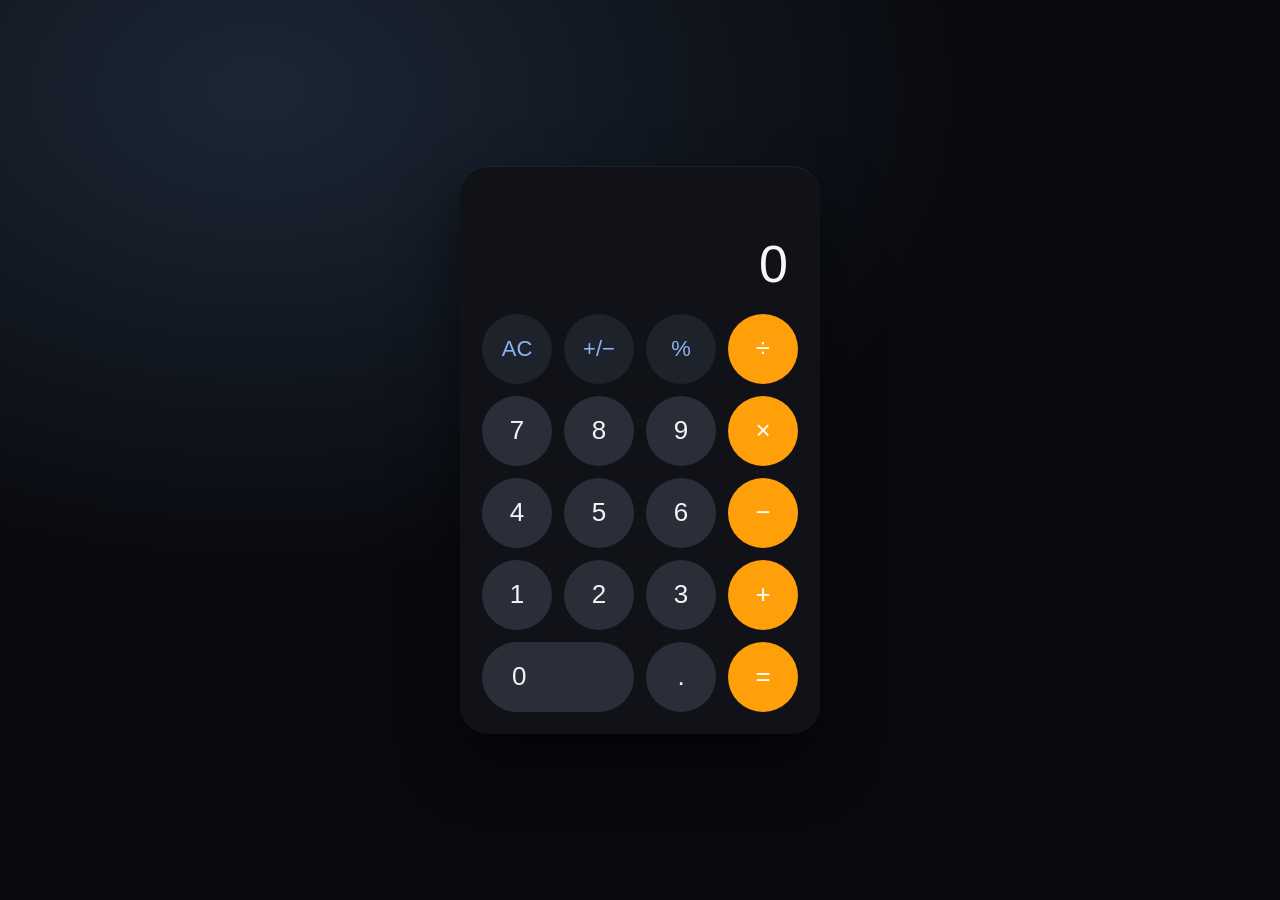
<file: Calculator-Task 3/index.html>
<!DOCTYPE html>
<html lang="en">
<head>
<meta charset="UTF-8">
<meta name="viewport" content="width=device-width, initial-scale=1.0">
<title>Calculator</title>
<style>
  * { margin: 0; padding: 0; box-sizing: border-box; -webkit-tap-highlight-color: transparent; }

  body {
    min-height: 100vh;
    display: flex;
    align-items: center;
    justify-content: center;
    font-family: -apple-system, BlinkMacSystemFont, "Segoe UI", Roboto, Helvetica, Arial, sans-serif;
    background: radial-gradient(1200px 800px at 20% 10%, #1b2735 0%, #090a0f 60%);
    padding: 20px;
  }

  .calculator {
    width: 100%;
    max-width: 360px;
    background: #101218;
    border-radius: 28px;
    padding: 22px;
    box-shadow: 0 30px 60px rgba(0,0,0,.55), inset 0 1px 0 rgba(255,255,255,.06);
  }

  .display {
    text-align: right;
    padding: 18px 10px 20px;
    min-height: 120px;
    display: flex;
    flex-direction: column;
    justify-content: flex-end;
    gap: 6px;
    overflow: hidden;
  }

  .history {
    color: #7d8695;
    font-size: 18px;
    min-height: 24px;
    font-variant-numeric: tabular-nums;
    white-space: nowrap;
    overflow: hidden;
    text-overflow: ellipsis;
  }

  .current {
    color: #f5f7fa;
    font-size: 52px;
    font-weight: 300;
    line-height: 1.1;
    font-variant-numeric: tabular-nums;
    white-space: nowrap;
    overflow-x: auto;
    scrollbar-width: none;
  }
  .current::-webkit-scrollbar { display: none; }

  .keys {
    display: grid;
    grid-template-columns: repeat(4, 1fr);
    gap: 12px;
  }

  button {
    border: none;
    outline: none;
    border-radius: 50%;
    aspect-ratio: 1;
    font-size: 26px;
    font-weight: 500;
    font-family: inherit;
    cursor: pointer;
    color: #f2f4f8;
    background: #2a2e38;
    transition: transform .05s ease, filter .15s ease, background .15s ease;
    user-select: none;
    display: flex;
    align-items: center;
    justify-content: center;
  }

  button:hover  { filter: brightness(1.15); }
  button:active { transform: scale(.93); filter: brightness(1.3); }

  .fn   { background: #1e222b; color: #8ab4f8; font-size: 22px; }
  .op   { background: #ff9f0a; color: #fff; }
  .op.active { background: #fff; color: #ff9f0a; }

  .zero {
    grid-column: span 2;
    border-radius: 999px;
    aspect-ratio: auto;
    justify-content: flex-start;
    padding-left: 30px;
  }

  .pressed { transform: scale(.93); filter: brightness(1.3); }
</style>
</head>
<body>

<div class="calculator">
  <div class="display">
    <div class="history" id="history"></div>
    <div class="current" id="current">0</div>
  </div>

  <div class="keys">
    <button class="fn" data-action="clear">AC</button>
    <button class="fn" data-action="toggle-sign">+/−</button>
    <button class="fn" data-action="percent">%</button>
    <button class="op" data-operator="/">÷</button>

    <button data-digit="7">7</button>
    <button data-digit="8">8</button>
    <button data-digit="9">9</button>
    <button class="op" data-operator="*">×</button>

    <button data-digit="4">4</button>
    <button data-digit="5">5</button>
    <button data-digit="6">6</button>
    <button class="op" data-operator="-">−</button>

    <button data-digit="1">1</button>
    <button data-digit="2">2</button>
    <button data-digit="3">3</button>
    <button class="op" data-operator="+">+</button>

    <button class="zero" data-digit="0">0</button>
    <button data-action="decimal">.</button>
    <button class="op" data-action="equals">=</button>
  </div>
</div>

<script>
(function () {
  "use strict";

  const currentEl  = document.getElementById("current");
  const historyEl  = document.getElementById("history");
  const opButtons  = document.querySelectorAll("[data-operator]");

  let current = "0";        // string being typed
  let accumulator = null;   // stored number
  let pendingOp = null;     // stored operator
  let justEvaluated = false;

  const OP_SYMBOL = { "+": "+", "-": "−", "*": "×", "/": "÷" };

  // ---------- helpers ----------

  function compute(a, b, op) {
    switch (op) {
      case "+": return a + b;
      case "-": return a - b;
      case "*": return a * b;
      case "/": return b === 0 ? NaN : a / b;
    }
  }

  // Trim float noise: 0.1 + 0.2 -> 0.3, and format for display
  function formatNumber(value) {
    if (typeof value !== "number" || Number.isNaN(value)) return "Error";
    if (!Number.isFinite(value)) return "Error";
    let n = Math.abs(value) < 1e-12 ? 0 : value; // avoid -0 / tiny floats
    n = parseFloat(n.toPrecision(12));
    if (Math.abs(n) >= 1e12 || (n !== 0 && Math.abs(n) < 1e-9)) {
      return n.toExponential(6).replace(/\.?0+e/, "e");
    }
    return String(n);
  }

  function render() {
    // Add thousands separators to the integer part while typing
    if (current === "Error") {
      currentEl.textContent = "Error";
      return;
    }
    const [intPart, ...rest] = current.split(".");
    const grouped = intPart.replace(/\B(?=(\d{3})+(?!\d))/g, ",");
    currentEl.textContent = rest.length ? grouped + "." + rest.join("") : grouped;
  }

  function setError() {
    current = "Error";
    accumulator = null;
    pendingOp = null;
    historyEl.textContent = "";
    clearActiveOp();
    render();
    justEvaluated = true; // next digit starts fresh
  }

  function clearActiveOp() {
    opButtons.forEach(b => b.classList.remove("active"));
  }

  // ---------- core actions ----------

  function inputDigit(d) {
    if (current === "Error" || justEvaluated) {
      current = d;
      historyEl.textContent = "";
      justEvaluated = false;
    } else if (current === "0") {
      current = d;
    } else if (current === "-0") {
      current = "-" + d;
    } else {
      if (current.replace("-", "").replace(".", "").length >= 12) return; // digit cap
      current += d;
    }
    render();
  }

  function inputDecimal() {
    if (current === "Error" || justEvaluated) {
      current = "0.";
      historyEl.textContent = "";
      justEvaluated = false;
    } else if (!current.includes(".")) {
      current += ".";
    }
    render();
  }

  function clearAll() {
    current = "0";
    accumulator = null;
    pendingOp = null;
    justEvaluated = false;
    historyEl.textContent = "";
    clearActiveOp();
    render();
  }

  function toggleSign() {
    if (current === "Error") return;
    if (current.startsWith("-")) current = current.slice(1);
    else if (current !== "0") current = "-" + current;
    render();
  }

  function percent() {
    if (current === "Error") return;
    const n = parseFloat(current);
    current = formatNumber(n / 100);
    render();
  }

  function applyOperator(op, btn) {
    if (current === "Error") return;
    const value = parseFloat(current);
    justEvaluated = false;

    if (accumulator !== null && pendingOp !== null && !justTypedOperator) {
      const result = compute(accumulator, value, pendingOp);
      if (Number.isNaN(result) || !Number.isFinite(result)) { setError(); return; }
      accumulator = result;
      current = formatNumber(result);
    } else {
      accumulator = value;
    }

    pendingOp = op;
    justTypedOperator = true;

    historyEl.textContent = formatNumber(accumulator) + " " + OP_SYMBOL[op];
    clearActiveOp();
    if (btn) btn.classList.add("active");
    render();
  }

  let justTypedOperator = false;

  function equals() {
    if (current === "Error" || pendingOp === null) return;
    const value = parseFloat(current);
    const result = compute(accumulator, value, pendingOp);
    if (Number.isNaN(result) || !Number.isFinite(result)) { setError(); return; }

    historyEl.textContent =
      formatNumber(accumulator) + " " + OP_SYMBOL[pendingOp] + " " + formatNumber(value) + " =";

    current = formatNumber(result);
    accumulator = null;
    pendingOp = null;
    justEvaluated = true;
    justTypedOperator = false;
    clearActiveOp();
    render();
  }

  // Override: digits/decimals typed right after an operator start a new number
  const originalInputDigit = inputDigit;
  inputDigit = function (d) {
    if (justTypedOperator) { current = "0"; justTypedOperator = false; clearActiveOp(); }
    originalInputDigit(d);
  };
  const originalDecimal = inputDecimal;
  inputDecimal = function () {
    if (justTypedOperator) { current = "0"; justTypedOperator = false; clearActiveOp(); }
    originalDecimal();
  };

  // ---------- wire up buttons ----------

  document.querySelectorAll("button").forEach(btn => {
    btn.addEventListener("click", () => {
      const d = btn.dataset.digit;
      const op = btn.dataset.operator;
      const action = btn.dataset.action;

      if (d !== undefined) inputDigit(d);
      else if (op !== undefined) applyOperator(op, btn);
      else switch (action) {
        case "clear":       clearAll();     break;
        case "toggle-sign": toggleSign();   break;
        case "percent":     percent();      break;
        case "decimal":     inputDecimal(); break;
        case "equals":      equals();       break;
      }
    });
  });

  // ---------- keyboard support ----------

  document.addEventListener("keydown", (e) => {
    let selector = null;

    if (/^[0-9]$/.test(e.key)) {
      inputDigit(e.key);
      selector = `[data-digit="${e.key}"]`;
    } else if (e.key === "." || e.key === ",") {
      inputDecimal();
      selector = '[data-action="decimal"]';
    } else if (["+", "-", "*", "/"].includes(e.key)) {
      applyOperator(e.key, document.querySelector(`[data-operator="${e.key}"]`));
      selector = `[data-operator="${e.key}"]`;
    } else if (e.key === "Enter" || e.key === "=") {
      e.preventDefault();
      equals();
      selector = '[data-action="equals"]';
    } else if (e.key === "Backspace") {
      if (!justEvaluated && current !== "Error" && !justTypedOperator) {
        current = current.length > 1 ? current.slice(0, -1) : "0";
        if (current === "-") current = "0";
        render();
      }
      return;
    } else if (e.key === "Escape" || e.key.toLowerCase() === "c") {
      clearAll();
      selector = '[data-action="clear"]';
    } else if (e.key === "%") {
      percent();
      selector = '[data-action="percent"]';
    }

    if (selector) {
      const btn = document.querySelector(selector);
      if (btn) {
        btn.classList.add("pressed");
        setTimeout(() => btn.classList.remove("pressed"), 100);
      }
    }
  });

  render();
})();
</script>

</body>
</html>
</file>
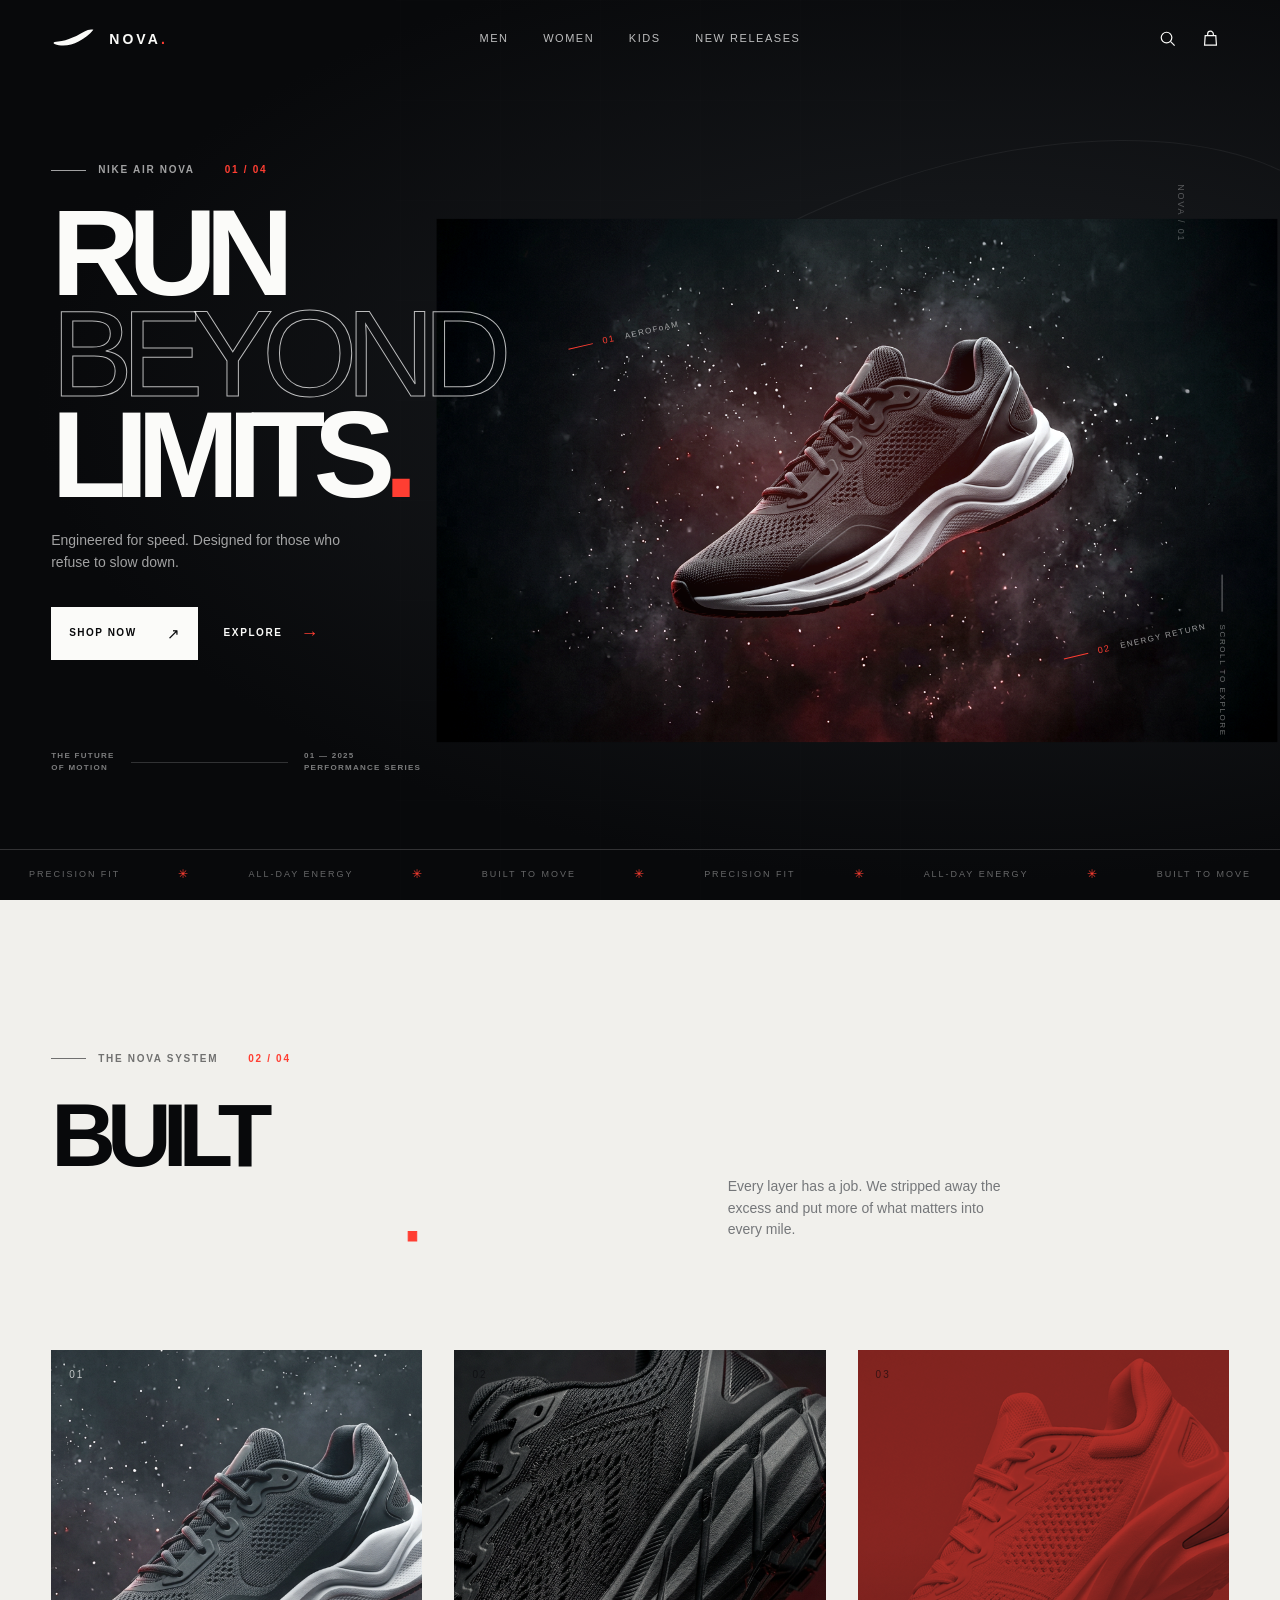
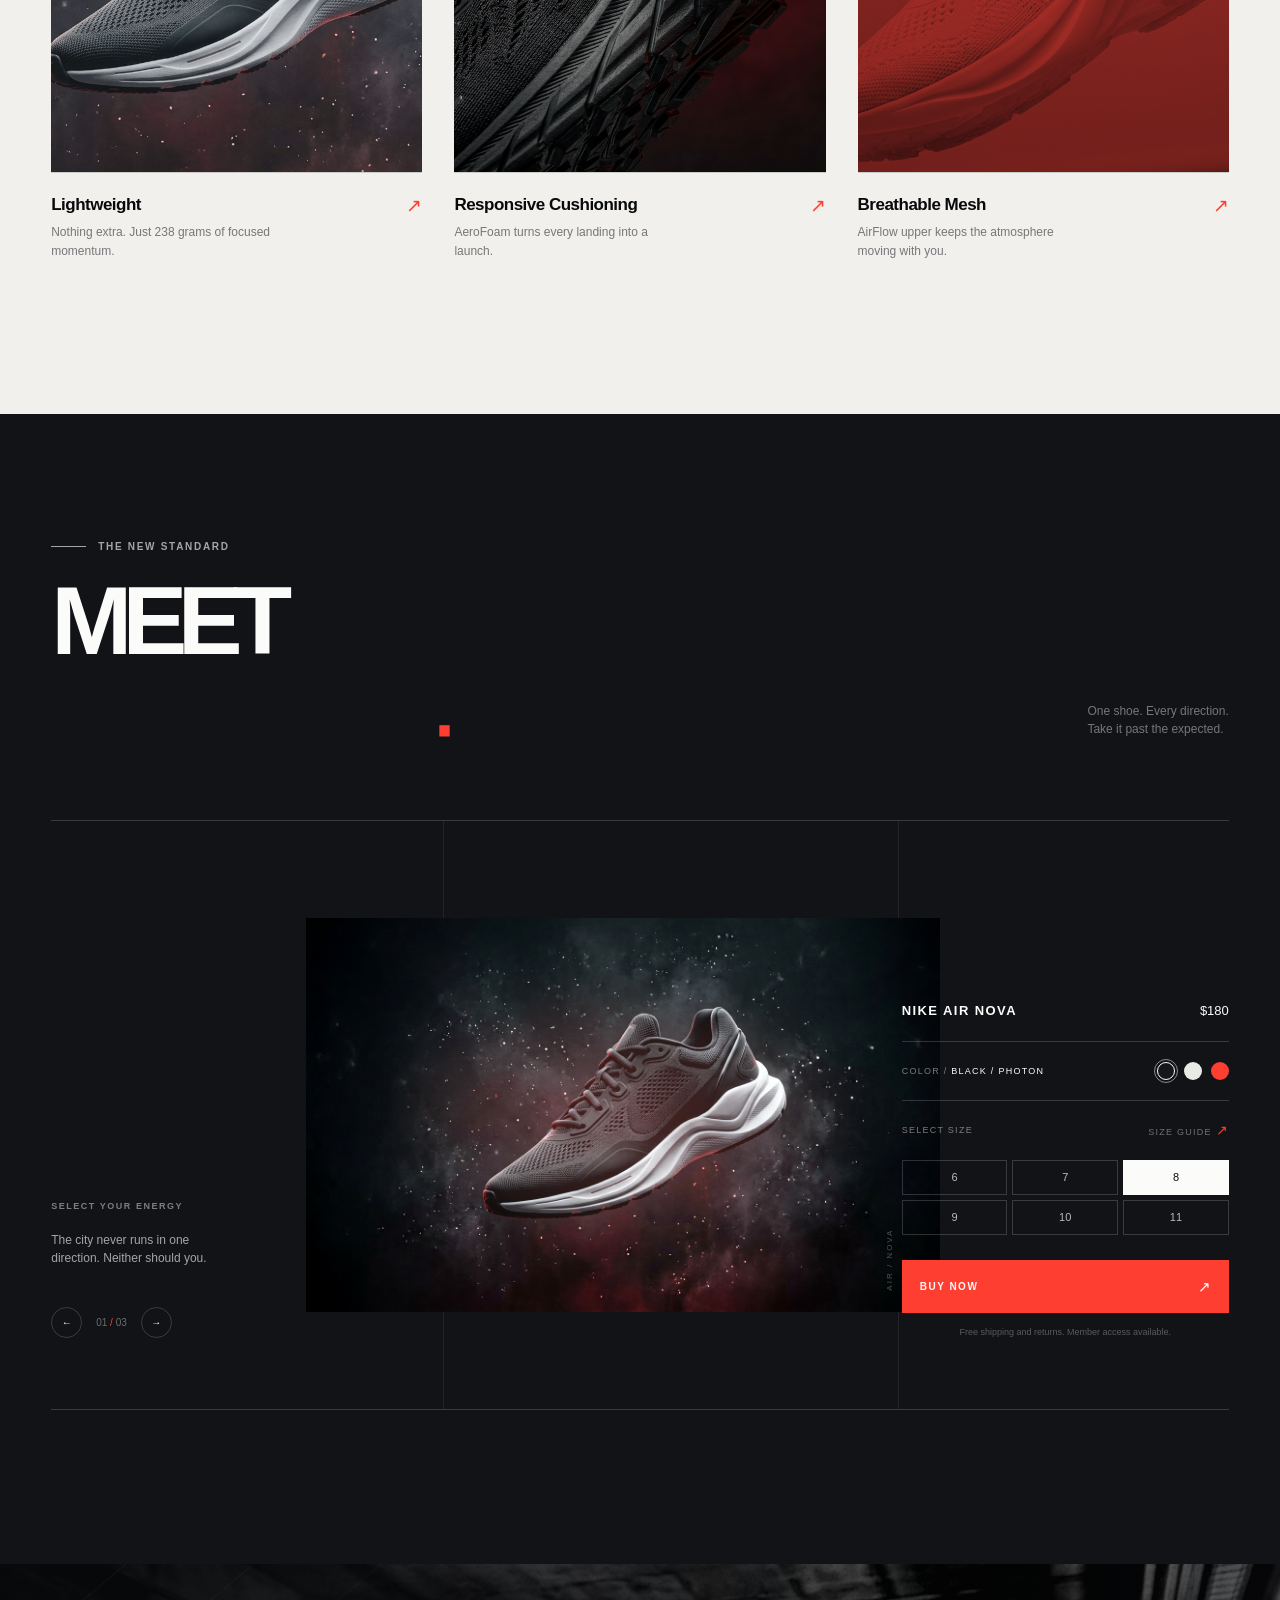
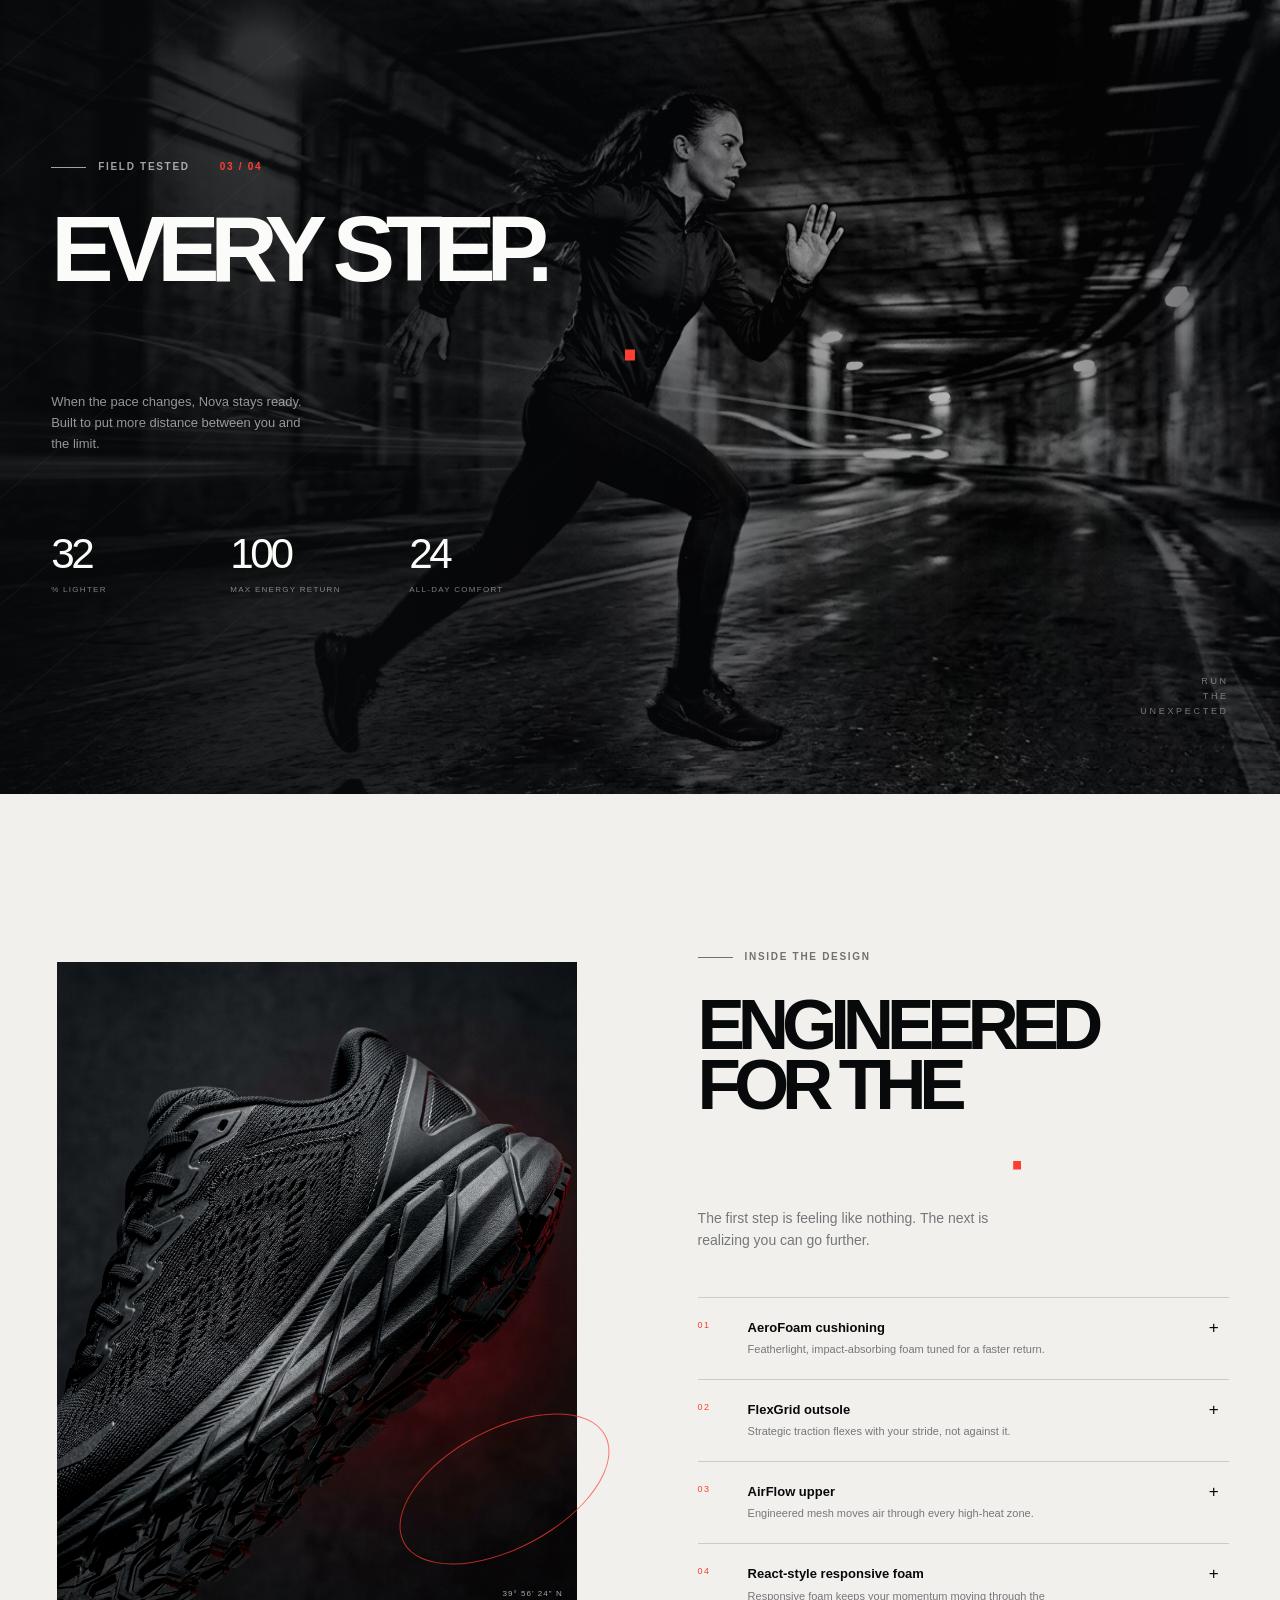
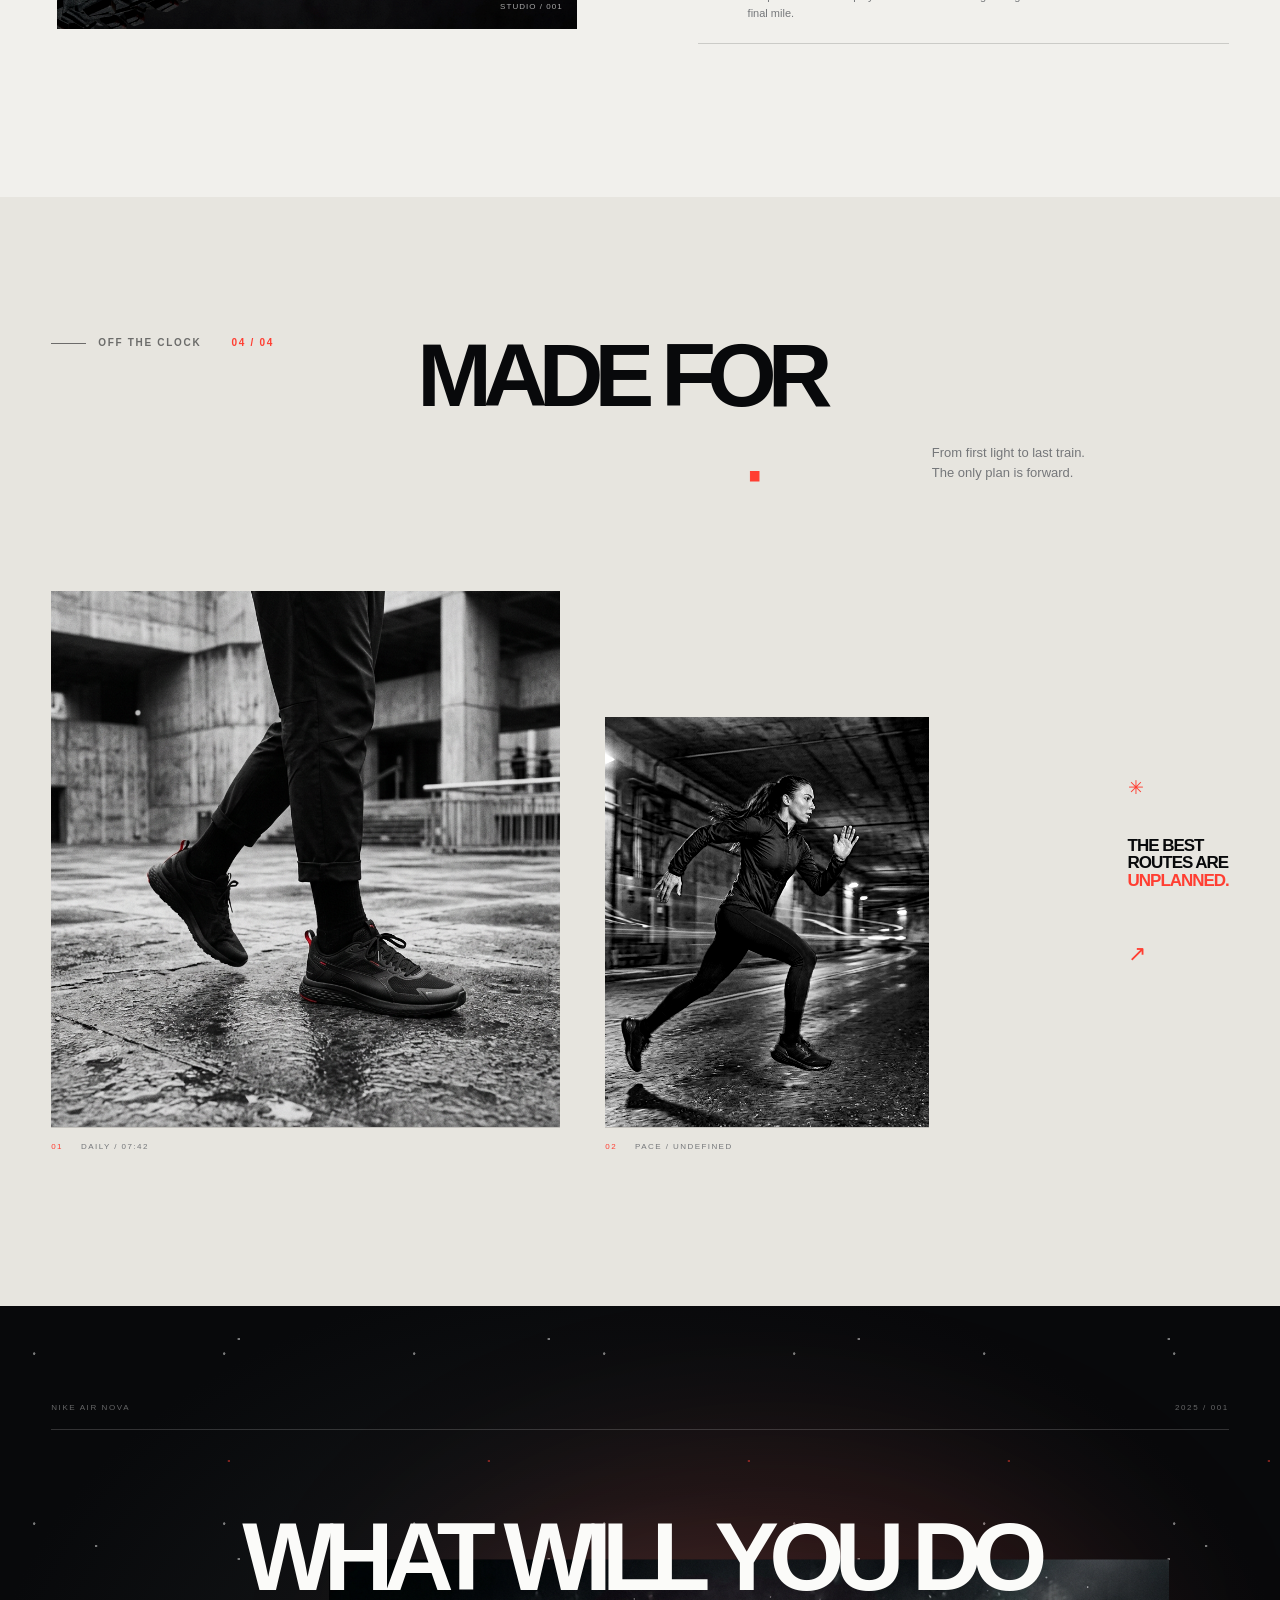
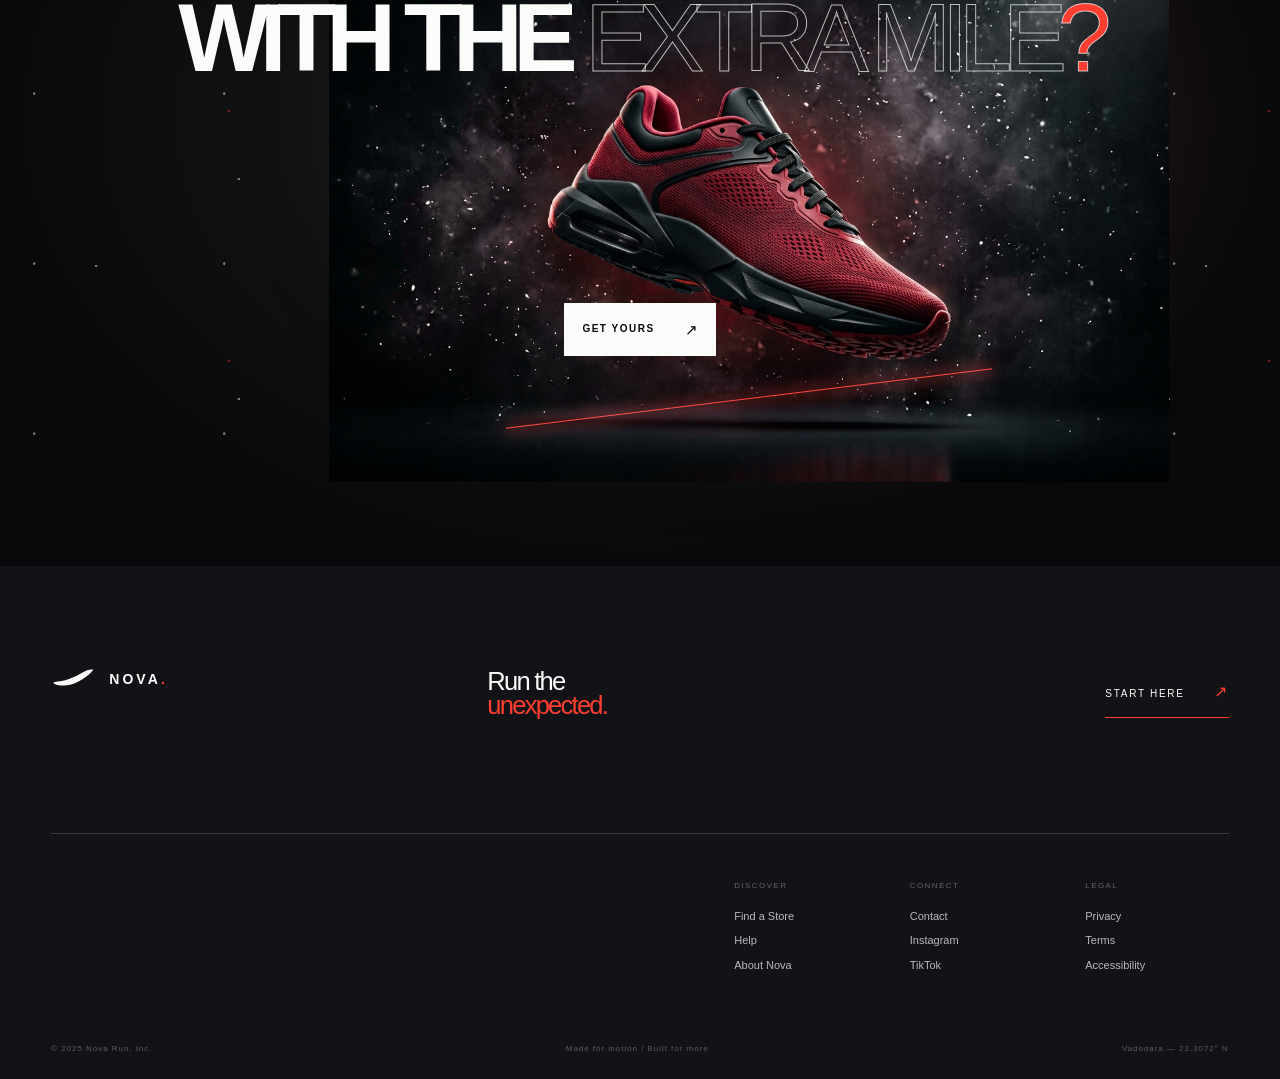
<file: Landing Page-Task 2/index.html>
<!doctype html>
<html lang="en">
  <head>
    <meta charset="utf-8" />
    <meta name="viewport" content="width=device-width, initial-scale=1" />
    <meta name="theme-color" content="#090a0c" />
    <meta name="description" content="Nike Air Nova — engineered for speed. Designed for those who refuse to slow down." />
    <title>Air Nova — The Future of Motion</title>
    <link rel="stylesheet" href="styles.css" />
  </head>
  <body>
    <div class="page-loader" aria-hidden="true">
      <div class="loader-mark">
        <span></span><span></span><span></span>
      </div>
    </div>

    <header class="site-header" id="site-header">
      <a class="brand" href="#top" aria-label="Air Nova home">
        <svg class="brand-swoosh" viewBox="0 0 54 22" role="img" aria-label="Nova mark">
          <path d="M4 14.9C15.1 14.1 24.8 10.7 37.7 3.1c3.3-2 7.4-2.9 10-1.9-4.4 5.5-10 9.8-16.7 13.1C22.5 18.9 12.3 20.2 4 17.1c-1.4-.5-1.5-1.6 0-2.2Z" fill="currentColor" />
        </svg>
        <span class="brand-name">NOVA<span class="brand-dot">.</span></span>
      </a>

      <nav class="desktop-nav" aria-label="Primary navigation">
        <a href="#features">Men</a>
        <a href="#features">Women</a>
        <a href="#features">Kids</a>
        <a href="#product">New Releases</a>
      </nav>

      <div class="header-actions">
        <button class="icon-button" type="button" aria-label="Search" data-toast="Search is coming soon">
          <svg viewBox="0 0 24 24" aria-hidden="true"><circle cx="10.8" cy="10.8" r="6.7"></circle><path d="m16 16 5 5"></path></svg>
        </button>
        <button class="icon-button bag-button" type="button" aria-label="Shopping bag" data-toast="Your bag is ready when you are">
          <svg viewBox="0 0 24 24" aria-hidden="true"><path d="M5.3 8.4h13.4l.8 12H4.5l.8-12Z"></path><path d="M8.4 8.2V6.4a3.6 3.6 0 0 1 7.2 0v1.8"></path></svg>
          <span class="bag-count">0</span>
        </button>
        <button class="menu-toggle" type="button" aria-label="Open menu" aria-expanded="false" aria-controls="mobile-menu">
          <span></span><span></span>
        </button>
      </div>

      <div class="mobile-menu" id="mobile-menu" aria-hidden="true">
        <nav aria-label="Mobile navigation">
          <a href="#features">Men</a>
          <a href="#features">Women</a>
          <a href="#features">Kids</a>
          <a href="#product">New Releases</a>
        </nav>
        <div class="mobile-menu-foot"><span>STAY IN MOTION</span><span>01 / 04</span></div>
      </div>
    </header>

    <main>
      <section class="hero section-dark" id="top">
        <div class="hero-orbit orbit-one"></div>
        <div class="hero-orbit orbit-two"></div>
        <div class="hero-grid shell">
          <div class="hero-copy">
            <div class="eyebrow reveal"><span class="eyebrow-line"></span>NIKE AIR NOVA <span class="eyebrow-index">01 / 04</span></div>
            <h1 class="hero-title reveal reveal-delay-1">RUN<br /><em>BEYOND</em><br />LIMITS<span class="red-dot">.</span></h1>
            <p class="hero-dek reveal reveal-delay-2">Engineered for speed. Designed for those who refuse to slow down.</p>
            <div class="hero-ctas reveal reveal-delay-3">
              <a class="button button-light" href="#product">Shop now <span>↗</span></a>
              <a class="text-link" href="#technology">Explore <span>→</span></a>
            </div>
            <div class="hero-bottom reveal reveal-delay-4">
              <span>THE FUTURE<br />OF MOTION</span>
              <span class="hero-rule"></span>
              <span>01 — 2025<br />PERFORMANCE SERIES</span>
            </div>
          </div>

          <div class="hero-visual" aria-label="Nike Air Nova black running shoe floating in space">
            <div class="hero-visual-label">NOVA / 01</div>
            <div class="hero-image-wrap parallax" data-speed="0.12">
              <div class="hero-halo"></div>
              <img class="hero-shoe" src="assets/nova-hero.png" alt="Black Air Nova running shoe floating against a dark atmospheric background" />
              <div class="shoe-shadow"></div>
            </div>
            <div class="floating-spec spec-top"><span>01</span><b>AEROFoAM</b></div>
            <div class="floating-spec spec-bottom"><span>02</span><b>ENERGY RETURN</b></div>
            <div class="visual-scroll"><span class="scroll-line"></span>SCROLL TO EXPLORE</div>
          </div>
        </div>
        <div class="hero-ticker" aria-label="Product highlights">
          <div class="ticker-track"><span>PRECISION FIT</span><i>✳</i><span>ALL-DAY ENERGY</span><i>✳</i><span>BUILT TO MOVE</span><i>✳</i><span>PRECISION FIT</span><i>✳</i><span>ALL-DAY ENERGY</span><i>✳</i><span>BUILT TO MOVE</span></div>
        </div>
      </section>

      <section class="features section-light" id="features">
        <div class="shell">
          <div class="section-intro reveal">
            <div class="eyebrow eyebrow-dark"><span class="eyebrow-line"></span>THE NOVA SYSTEM <span class="eyebrow-index">02 / 04</span></div>
            <div class="intro-row">
              <h2>BUILT<br /><em>TO MOVE<span class="red-dot">.</span></em></h2>
              <p>Every layer has a job. We stripped away the excess and put more of what matters into every mile.</p>
            </div>
          </div>

          <div class="feature-grid">
            <article class="feature-card reveal reveal-delay-1">
              <div class="feature-media feature-media-dark"><img src="assets/nova-hero.png" alt="Air Nova black sneaker showing its lightweight silhouette" loading="lazy" /><span class="feature-number">01</span></div>
              <div class="feature-copy"><h3>Lightweight</h3><p>Nothing extra. Just 238 grams of focused momentum.</p><span class="feature-arrow">↗</span></div>
            </article>
            <article class="feature-card reveal reveal-delay-2">
              <div class="feature-media feature-media-light"><img src="assets/nova-detail.png" alt="Close-up of Air Nova cushioning and outsole" loading="lazy" /><span class="feature-number">02</span></div>
              <div class="feature-copy"><h3>Responsive Cushioning</h3><p>AeroFoam turns every landing into a launch.</p><span class="feature-arrow">↗</span></div>
            </article>
            <article class="feature-card reveal reveal-delay-3">
              <div class="feature-media feature-media-red"><img src="assets/nova-white.png" alt="Air Nova sneaker with breathable mesh upper" loading="lazy" /><span class="feature-number">03</span></div>
              <div class="feature-copy"><h3>Breathable Mesh</h3><p>AirFlow upper keeps the atmosphere moving with you.</p><span class="feature-arrow">↗</span></div>
            </article>
          </div>
        </div>
      </section>

      <section class="product section-ink" id="product">
        <div class="shell product-shell">
          <div class="product-header reveal"><div><div class="eyebrow"><span class="eyebrow-line"></span>THE NEW STANDARD</div><h2>MEET<br /><em>AIR NOVA<span class="red-dot">.</span></em></h2></div><p class="product-intro">One shoe. Every direction.<br />Take it past the expected.</p></div>
          <div class="product-stage">
            <div class="stage-grid-lines"></div>
            <div class="stage-copy reveal"><span class="stage-label">SELECT YOUR ENERGY</span><p class="stage-caption">The city never runs in one direction. Neither should you.</p><div class="stage-controls"><button class="stage-arrow" type="button" data-stage="prev" aria-label="Previous shoe angle">←</button><span>01 <i>/</i> 03</span><button class="stage-arrow" type="button" data-stage="next" aria-label="Next shoe angle">→</button></div></div>
            <div class="product-image-holder reveal reveal-delay-1"><div class="product-glow"></div><img id="product-image" src="assets/nova-hero.png" alt="Black Air Nova sneaker product view" /><div class="product-image-tag">AIR / NOVA</div></div>
            <div class="product-info reveal reveal-delay-2">
              <div class="product-name-row"><h3>NIKE AIR NOVA</h3><span>$180</span></div>
              <div class="color-row"><span>COLOR / <b id="color-name">BLACK / PHOTON</b></span><div class="swatches"><button class="swatch swatch-black active" type="button" aria-label="Select Black color" data-color="black" data-name="BLACK / PHOTON" data-image="assets/nova-hero.png"></button><button class="swatch swatch-white" type="button" aria-label="Select White color" data-color="white" data-name="WHITE / SILVER" data-image="assets/nova-white.png"></button><button class="swatch swatch-red" type="button" aria-label="Select Red color" data-color="red" data-name="RED / VOLT" data-image="assets/nova-red.png"></button></div></div>
              <div class="product-divider"></div><div class="size-row"><span>SELECT SIZE</span><button type="button" class="size-guide" data-toast="Size guide is ready">SIZE GUIDE <span>↗</span></button></div><div class="sizes"><button type="button">6</button><button type="button">7</button><button type="button" class="selected">8</button><button type="button">9</button><button type="button">10</button><button type="button">11</button></div><button class="button button-red add-to-bag" type="button">Buy now <span>↗</span></button><p class="product-note">Free shipping and returns. Member access available.</p>
            </div>
          </div>
        </div>
      </section>

      <section class="performance section-dark" id="performance">
        <div class="performance-media parallax" data-speed="0.08"><img src="assets/nova-runner.png" alt="Runner wearing Air Nova in a city tunnel" loading="lazy" /></div><div class="performance-overlay"></div><div class="performance-lines"></div>
        <div class="shell performance-content"><div class="eyebrow reveal"><span class="eyebrow-line"></span>FIELD TESTED <span class="eyebrow-index">03 / 04</span></div><h2 class="reveal reveal-delay-1">EVERY STEP.<br /><em>MORE POWER<span class="red-dot">.</span></em></h2><p class="performance-copy reveal reveal-delay-2">When the pace changes, Nova stays ready. Built to put more distance between you and the limit.</p><div class="stat-row reveal reveal-delay-3"><div class="stat"><strong data-count="32">0</strong><span>% LIGHTER</span></div><div class="stat"><strong data-count="100">0</strong><span>MAX ENERGY RETURN</span></div><div class="stat"><strong data-count="24">0</strong><span>ALL-DAY COMFORT</span></div></div></div><div class="performance-stamp">RUN<br />THE<br />UNEXPECTED</div>
      </section>

      <section class="technology section-light" id="technology">
        <div class="shell technology-grid">
          <div class="technology-image reveal"><img src="assets/nova-detail.png" alt="Detailed view of Air Nova's engineered upper and outsole" loading="lazy" /><span class="image-coordinate">39° 56' 24" N<br />STUDIO / 001</span><span class="tech-orbit"></span></div>
          <div class="technology-copy"><div class="eyebrow eyebrow-dark reveal"><span class="eyebrow-line"></span>INSIDE THE DESIGN</div><h2 class="reveal reveal-delay-1">ENGINEERED<br />FOR THE<br /><em>NEXT MILE<span class="red-dot">.</span></em></h2><p class="technology-lead reveal reveal-delay-2">The first step is feeling like nothing. The next is realizing you can go further.</p><div class="tech-list"><div class="tech-item reveal reveal-delay-2"><span>01</span><div><h3>AeroFoam cushioning</h3><p>Featherlight, impact-absorbing foam tuned for a faster return.</p></div><b>+</b></div><div class="tech-item reveal reveal-delay-3"><span>02</span><div><h3>FlexGrid outsole</h3><p>Strategic traction flexes with your stride, not against it.</p></div><b>+</b></div><div class="tech-item reveal reveal-delay-4"><span>03</span><div><h3>AirFlow upper</h3><p>Engineered mesh moves air through every high-heat zone.</p></div><b>+</b></div><div class="tech-item reveal reveal-delay-4"><span>04</span><div><h3>React-style responsive foam</h3><p>Responsive foam keeps your momentum moving through the final mile.</p></div><b>+</b></div></div></div>
        </div>
      </section>

      <section class="lifestyle section-cream" id="lifestyle">
        <div class="shell"><div class="lifestyle-top reveal"><div class="eyebrow eyebrow-dark"><span class="eyebrow-line"></span>OFF THE CLOCK <span class="eyebrow-index">04 / 04</span></div><h2>MADE FOR<br /><em>THE CITY<span class="red-dot">.</span></em></h2><p>From first light to last train. The only plan is forward.</p></div><div class="lifestyle-gallery"><figure class="gallery-main reveal"><img src="assets/nova-lifestyle.png" alt="Air Nova worn on a city plaza" loading="lazy" /><figcaption><span>01</span>DAILY / 07:42</figcaption></figure><figure class="gallery-side reveal reveal-delay-2"><div class="gallery-side-image"><img src="assets/nova-runner.png" alt="Runner in motion wearing Air Nova" loading="lazy" /></div><figcaption><span>02</span>PACE / UNDEFINED</figcaption></figure><div class="gallery-note reveal reveal-delay-3"><span class="note-mark">✳</span><p>THE BEST<br />ROUTES ARE<br /><em>UNPLANNED.</em></p><span class="note-arrow">↗</span></div></div></div>
      </section>

      <section class="final-cta section-dark" id="get-yours">
        <div class="cta-stars"></div><div class="cta-glow"></div><div class="shell cta-shell"><div class="cta-topline reveal"><span>NIKE AIR NOVA</span><span>2025 / 001</span></div><h2 class="reveal reveal-delay-1">WHAT WILL YOU DO<br />WITH THE <em>EXTRA MILE<span class="red-dot">?</span></em></h2><div class="cta-product reveal reveal-delay-2"><img src="assets/nova-red.png" alt="Red Air Nova sneaker for the final campaign" loading="lazy" /><span class="cta-product-line"></span></div><a class="button button-light cta-button reveal reveal-delay-3" href="#product">Get yours <span>↗</span></a></div>
      </section>
    </main>

    <footer class="site-footer section-ink">
      <div class="shell footer-shell"><div class="footer-main"><a class="brand brand-footer" href="#top" aria-label="Air Nova home"><svg class="brand-swoosh" viewBox="0 0 54 22" aria-hidden="true"><path d="M4 14.9C15.1 14.1 24.8 10.7 37.7 3.1c3.3-2 7.4-2.9 10-1.9-4.4 5.5-10 9.8-16.7 13.1C22.5 18.9 12.3 20.2 4 17.1c-1.4-.5-1.5-1.6 0-2.2Z" fill="currentColor" /></svg><span class="brand-name">NOVA<span class="brand-dot">.</span></span></a><p>Run the<br /><em>unexpected.</em></p><a class="footer-cta" href="#get-yours">Start here <span>↗</span></a></div><div class="footer-links"><div><span class="footer-label">DISCOVER</span><a href="#features">Find a Store</a><a href="#features">Help</a><a href="#technology">About Nova</a></div><div><span class="footer-label">CONNECT</span><a href="mailto:hello@nova.run">Contact</a><a href="#top">Instagram</a><a href="#top">TikTok</a></div><div><span class="footer-label">LEGAL</span><a href="#top">Privacy</a><a href="#top">Terms</a><a href="#top">Accessibility</a></div></div></div><div class="footer-bottom shell"><span>© 2025 Nova Run, Inc.</span><span>Made for motion / Built for more</span><span>Vadodara — 22.3072° N</span></div></footer>

    <div class="toast" role="status" aria-live="polite"></div>
    <script src="script.js"></script>
  </body>
</html>
</file>
<file: Landing Page-Task 2/styles.css>
:root {
  --ink: #08090b;
  --ink-soft: #111316;
  --ink-muted: #24272b;
  --paper: #f1f0ec;
  --cream: #e7e5df;
  --white: #fbfbf9;
  --soft-white: #d9d9d3;
  --gray: #75777a;
  --line: rgba(255, 255, 255, 0.17);
  --line-dark: rgba(8, 9, 11, 0.16);
  --red: #ff3e32;
  --red-deep: #d92b22;
  --max: 1440px;
  --gutter: clamp(1.25rem, 4vw, 4.5rem);
  --ease: cubic-bezier(0.2, 0.75, 0.2, 1);
  --display: "Helvetica Neue", Helvetica, Arial, sans-serif;
  --body: Inter, "Helvetica Neue", Helvetica, Arial, sans-serif;
}

* { box-sizing: border-box; }
html { scroll-behavior: smooth; background: var(--ink); }
body { margin: 0; background: var(--ink); color: var(--white); font-family: var(--body); font-size: 16px; line-height: 1.4; -webkit-font-smoothing: antialiased; overflow-x: hidden; }
body.menu-open { overflow: hidden; }
img { display: block; width: 100%; max-width: 100%; }
a { color: inherit; text-decoration: none; }
button { color: inherit; font: inherit; }
button, a { -webkit-tap-highlight-color: transparent; }
button:focus-visible, a:focus-visible { outline: 2px solid var(--red); outline-offset: 4px; }
::selection { color: var(--ink); background: var(--red); }

.shell { width: min(var(--max), calc(100% - (var(--gutter) * 2))); margin-inline: auto; }
.section-dark { background: var(--ink); color: var(--white); }
.section-ink { background: var(--ink-soft); color: var(--white); }
.section-light { background: var(--paper); color: var(--ink); }
.section-cream { background: var(--cream); color: var(--ink); }
.red-dot { color: var(--red); }
em { font-style: normal; font-weight: 400; }

/* page load */
.page-loader { position: fixed; inset: 0; z-index: 100; display: grid; place-items: center; background: var(--ink); animation: loader-out 0.9s 0.5s var(--ease) forwards; pointer-events: none; }
.loader-mark { display: flex; align-items: flex-end; gap: 4px; height: 22px; color: var(--red); animation: loader-in 0.65s var(--ease) both; }
.loader-mark span { display: block; width: 3px; background: currentColor; transform-origin: bottom; animation: loader-bars 0.7s ease-in-out infinite alternate; }
.loader-mark span:nth-child(1) { height: 10px; animation-delay: -0.2s; }
.loader-mark span:nth-child(2) { height: 18px; }
.loader-mark span:nth-child(3) { height: 14px; animation-delay: 0.18s; }
@keyframes loader-bars { to { transform: scaleY(0.4); opacity: .45; } }
@keyframes loader-in { from { opacity: 0; transform: translateY(8px); } to { opacity: 1; transform: none; } }
@keyframes loader-out { to { opacity: 0; visibility: hidden; } }

/* shared navigation */
.site-header { position: fixed; z-index: 20; top: 0; left: 0; width: 100%; display: flex; align-items: center; height: 78px; padding: 0 var(--gutter); color: var(--white); transition: background .45s ease, backdrop-filter .45s ease, height .45s ease, border-color .45s ease; border-bottom: 1px solid transparent; }
.site-header.scrolled { height: 66px; background: rgba(8, 9, 11, 0.7); border-bottom-color: var(--line); backdrop-filter: blur(18px); }
.brand { display: inline-flex; align-items: center; gap: 10px; width: 172px; flex-shrink: 0; }
.brand-swoosh { width: 48px; height: 21px; }
.brand-name { font-family: var(--display); font-size: 14px; line-height: 1; letter-spacing: .22em; font-weight: 800; }
.brand-dot { color: var(--red); }
.desktop-nav { display: flex; align-items: center; justify-content: center; gap: clamp(1.4rem, 2.7vw, 3rem); flex: 1; }
.desktop-nav a { position: relative; padding: 8px 0; color: rgba(255, 255, 255, .73); font-size: 11px; text-transform: uppercase; letter-spacing: .14em; transition: color .25s ease; }
.desktop-nav a::after { position: absolute; content: ""; right: 0; bottom: 0; left: 0; height: 1px; background: var(--red); transform: scaleX(0); transform-origin: right; transition: transform .35s var(--ease); }
.desktop-nav a:hover { color: var(--white); }
.desktop-nav a:hover::after { transform: scaleX(1); transform-origin: left; }
.header-actions { display: flex; align-items: center; justify-content: flex-end; gap: 6px; width: 172px; }
.icon-button, .menu-toggle { position: relative; display: grid; place-items: center; width: 37px; height: 37px; padding: 0; border: 0; background: transparent; cursor: pointer; }
.icon-button svg { width: 19px; height: 19px; fill: none; stroke: currentColor; stroke-width: 1.5; transition: transform .25s var(--ease); }
.icon-button:hover svg { transform: scale(1.13); }
.bag-count { position: absolute; right: 1px; top: 1px; min-width: 13px; height: 13px; padding: 1px 3px; border-radius: 20px; background: var(--red); color: var(--white); font-size: 8px; text-align: center; line-height: 11px; opacity: 0; transform: scale(.6); transition: opacity .25s ease, transform .25s var(--ease); }
.bag-count.has-items { opacity: 1; transform: scale(1); }
.menu-toggle { display: none; flex-direction: column; gap: 5px; }
.menu-toggle span { display: block; width: 19px; height: 1px; background: currentColor; transition: transform .3s var(--ease); }
.menu-toggle.open span:first-child { transform: translateY(3px) rotate(45deg); }
.menu-toggle.open span:last-child { transform: translateY(-3px) rotate(-45deg); }
.mobile-menu { position: fixed; z-index: -1; inset: 0; display: flex; flex-direction: column; justify-content: space-between; padding: 120px var(--gutter) 28px; background: var(--ink); opacity: 0; visibility: hidden; transform: translateY(-14px); transition: opacity .4s ease, visibility .4s ease, transform .4s var(--ease); }
.mobile-menu.open { opacity: 1; visibility: visible; transform: none; }
.mobile-menu nav { display: flex; flex-direction: column; gap: 5px; }
.mobile-menu nav a { width: fit-content; font-size: clamp(2.4rem, 11vw, 5rem); line-height: 1.05; letter-spacing: -.07em; }
.mobile-menu-foot { display: flex; justify-content: space-between; padding-top: 17px; border-top: 1px solid var(--line); color: var(--gray); font-size: 9px; letter-spacing: .15em; }

/* shared type / buttons */
.eyebrow { display: flex; align-items: center; gap: 12px; width: fit-content; color: rgba(255, 255, 255, .62); font-size: 10px; font-weight: 600; letter-spacing: .17em; line-height: 1; text-transform: uppercase; }
.eyebrow-dark { color: rgba(8, 9, 11, .55); }
.eyebrow-line { display: inline-block; width: 35px; height: 1px; background: currentColor; }
.eyebrow-index { margin-left: 18px; color: var(--red); }
.button { position: relative; display: inline-flex; align-items: center; justify-content: space-between; gap: 30px; min-width: 142px; padding: 15px 17px; border: 1px solid transparent; font-size: 10px; font-weight: 700; letter-spacing: .15em; text-transform: uppercase; transition: color .35s ease, background .35s ease, border-color .35s ease, transform .35s var(--ease); overflow: hidden; }
.button::before { position: absolute; content: ""; inset: 0; background: var(--red); transform: translateY(101%); transition: transform .4s var(--ease); }
.button span, .button { z-index: 0; }
.button span { position: relative; font-size: 15px; font-weight: 400; letter-spacing: 0; transition: transform .35s var(--ease); }
.button:hover { color: var(--white); border-color: var(--red); transform: translateY(-3px); }
.button:hover::before { transform: translateY(0); }
.button:hover span { transform: translate(3px, -3px); }
.button-light { background: var(--white); color: var(--ink); }
.button-red { background: var(--red); color: var(--white); }
.button-red::before { background: var(--white); }
.button-red:hover { color: var(--ink); border-color: var(--white); }
.text-link { display: inline-flex; align-items: center; gap: 18px; padding: 14px 0; color: var(--white); font-size: 10px; font-weight: 700; letter-spacing: .16em; text-transform: uppercase; }
.text-link span { color: var(--red); font-size: 18px; font-weight: 400; transition: transform .3s var(--ease); }
.text-link:hover span { transform: translateX(5px); }

/* reveal */
.reveal { opacity: 0; transform: translateY(27px); transition: opacity .9s var(--ease), transform .9s var(--ease); }
.reveal.is-visible { opacity: 1; transform: none; }
.reveal-delay-1 { transition-delay: .1s; }
.reveal-delay-2 { transition-delay: .2s; }
.reveal-delay-3 { transition-delay: .3s; }
.reveal-delay-4 { transition-delay: .4s; }

/* hero */
.hero { position: relative; min-height: min(940px, 100svh); display: flex; flex-direction: column; justify-content: center; overflow: hidden; background: radial-gradient(ellipse at 76% 45%, #282b2e 0%, #141619 28%, var(--ink) 68%); }
.hero::before { position: absolute; content: ""; inset: 0; opacity: .25; background-image: linear-gradient(rgba(255,255,255,.03) 1px, transparent 1px), linear-gradient(90deg, rgba(255,255,255,.03) 1px, transparent 1px); background-size: 100px 100px; mask-image: linear-gradient(to right, transparent, black 55%, transparent); }
.hero-orbit { position: absolute; border: 1px solid rgba(255,255,255,.06); border-radius: 50%; pointer-events: none; }
.orbit-one { width: 850px; height: 430px; right: -100px; top: 19%; transform: rotate(-19deg); }
.orbit-two { width: 620px; height: 320px; right: 25px; top: 30%; transform: rotate(-19deg); border-color: rgba(255, 62, 50, .14); }
.hero-grid { position: relative; z-index: 1; display: grid; grid-template-columns: .83fr 1.17fr; align-items: center; min-height: min(860px, 100svh); padding-top: 60px; }
.hero-copy { position: relative; z-index: 2; padding-bottom: 20px; }
.hero-title { max-width: 720px; margin: 28px 0 25px; font-family: var(--display); font-size: clamp(4.8rem, 9.6vw, 9.2rem); font-weight: 800; letter-spacing: -.095em; line-height: .82; }
.hero-title em { color: transparent; -webkit-text-stroke: 1px rgba(255,255,255,.72); }
.hero-dek { max-width: 300px; margin: 0 0 33px; color: rgba(255,255,255,.62); font-size: 14px; line-height: 1.55; }
.hero-ctas { display: flex; align-items: center; gap: 26px; }
.hero-bottom { display: flex; align-items: center; gap: 16px; max-width: 370px; margin-top: clamp(55px, 10vh, 105px); color: rgba(255,255,255,.47); font-size: 8px; font-weight: 600; letter-spacing: .16em; line-height: 1.55; }
.hero-rule { display: block; height: 1px; flex: 1; background: var(--line); }
.hero-visual { position: relative; min-height: 625px; display: flex; align-items: center; justify-content: center; }
.hero-visual-label { position: absolute; top: 11%; right: 7%; color: rgba(255,255,255,.3); font-size: 9px; letter-spacing: .2em; transform: rotate(90deg); transform-origin: right; }
.hero-image-wrap { position: relative; width: min(800px, 108%); margin-left: -8%; animation: shoe-float 6s ease-in-out infinite; }
.hero-shoe { position: relative; z-index: 2; mix-blend-mode: screen; filter: contrast(1.08) saturate(.9); transform: scale(1.13); }
.hero-halo { position: absolute; z-index: 1; top: 20%; left: 20%; width: 60%; height: 54%; border-radius: 50%; background: rgba(255, 62, 50, .2); filter: blur(60px); animation: halo-pulse 5s ease-in-out infinite; }
.shoe-shadow { position: absolute; right: 16%; bottom: 16%; left: 15%; z-index: 0; height: 12%; border-radius: 50%; background: #000; filter: blur(20px); opacity: .65; }
@keyframes shoe-float { 0%,100% { transform: translateY(-6px) rotate(-.5deg); } 50% { transform: translateY(13px) rotate(.5deg); } }
@keyframes halo-pulse { 0%,100% { opacity: .45; transform: scale(.9); } 50% { opacity: .8; transform: scale(1.1); } }
.floating-spec { position: absolute; z-index: 4; display: flex; align-items: center; gap: 10px; color: rgba(255,255,255,.6); font-size: 8px; letter-spacing: .18em; }
.floating-spec::before { display: block; content: ""; width: 25px; height: 1px; background: var(--red); }
.floating-spec span { color: var(--red); font-size: 9px; }
.floating-spec b { font-weight: 500; }
.spec-top { top: 26%; left: 4%; transform: rotate(-13deg); }
.spec-bottom { right: 3%; bottom: 23%; transform: rotate(-13deg); }
.visual-scroll { position: absolute; right: 1%; bottom: 8%; display: flex; align-items: center; gap: 13px; color: rgba(255,255,255,.42); font-size: 8px; letter-spacing: .2em; transform: rotate(90deg); transform-origin: right center; }
.scroll-line { display: block; width: 37px; height: 1px; background: currentColor; }
.hero-ticker { position: absolute; z-index: 2; right: 0; bottom: 0; left: 0; padding: 16px 0 17px; overflow: hidden; border-top: 1px solid var(--line); color: rgba(255,255,255,.38); font-size: 9px; letter-spacing: .22em; white-space: nowrap; }
.ticker-track { display: flex; align-items: center; justify-content: space-around; min-width: 930px; animation: ticker 25s linear infinite; }
.ticker-track i { color: var(--red); font-style: normal; font-size: 12px; }
@keyframes ticker { to { transform: translateX(-30%); } }

/* features */
.features { padding: clamp(6rem, 12vw, 12rem) 0 clamp(7rem, 12vw, 12.5rem); }
.section-intro { margin-bottom: clamp(4rem, 8vw, 8rem); }
.intro-row { display: grid; grid-template-columns: 1.1fr .9fr; align-items: end; gap: 4rem; margin-top: 34px; }
.intro-row h2, .product-header h2, .performance h2, .technology-copy h2, .lifestyle h2, .final-cta h2 { margin: 0; font-family: var(--display); font-size: clamp(3.7rem, 7vw, 7.4rem); font-weight: 800; letter-spacing: -.1em; line-height: .84; }
.intro-row h2 em, .product-header h2 em, .performance h2 em, .technology-copy h2 em, .lifestyle h2 em { color: transparent; -webkit-text-stroke: 1px currentColor; }
.intro-row p { max-width: 290px; margin: 0 0 7px; color: var(--gray); font-size: 14px; line-height: 1.55; }
.feature-grid { display: grid; grid-template-columns: repeat(3, 1fr); gap: clamp(1rem, 2.5vw, 2.6rem); }
.feature-card { min-width: 0; }
.feature-media { position: relative; aspect-ratio: .88; overflow: hidden; }
.feature-media::after { position: absolute; content: ""; inset: 0; background: linear-gradient(180deg, transparent 45%, rgba(0,0,0,.22)); pointer-events: none; }
.feature-media-dark { background: #16191c; }
.feature-media-light { background: #d7d4ce; }
.feature-media-red { background: #b12f28; }
.feature-media img { height: 100%; object-fit: cover; transition: transform .9s var(--ease), filter .5s ease; }
.feature-media-dark img { object-position: 51% 50%; mix-blend-mode: screen; transform: scale(1.23) rotate(2deg); }
.feature-media-light img { object-position: 52% 48%; transform: scale(1.35) rotate(-5deg); mix-blend-mode: multiply; }
.feature-media-red img { object-position: 52% 48%; transform: scale(1.43) rotate(-5deg); mix-blend-mode: multiply; }
.feature-card:hover .feature-media img { transform: scale(1.32) rotate(0deg); }
.feature-card:hover .feature-media-light img, .feature-card:hover .feature-media-red img { transform: scale(1.45) rotate(0deg); }
.feature-number { position: absolute; z-index: 1; top: 18px; left: 18px; color: rgba(255,255,255,.7); font-size: 10px; letter-spacing: .2em; }
.feature-media-light .feature-number, .feature-media-red .feature-number { color: rgba(8,9,11,.6); }
.feature-copy { position: relative; padding: 20px 37px 0 0; border-top: 1px solid var(--line-dark); }
.feature-copy h3 { margin: 0 0 6px; font-size: 17px; font-weight: 600; letter-spacing: -.03em; }
.feature-copy p { max-width: 220px; margin: 0; color: var(--gray); font-size: 12px; line-height: 1.55; }
.feature-arrow { position: absolute; top: 20px; right: 0; color: var(--red); font-size: 19px; transition: transform .35s var(--ease); }
.feature-card:hover .feature-arrow { transform: translate(4px, -4px); }

/* product */
.product { padding: clamp(5rem, 10vw, 10rem) 0 clamp(7rem, 12vw, 12rem); }
.product-header { display: flex; align-items: flex-end; justify-content: space-between; margin-bottom: clamp(3rem, 6vw, 5rem); }
.product-header h2 { margin-top: 28px; font-size: clamp(4.2rem, 7.6vw, 8rem); }
.product-intro { max-width: 220px; margin: 0 0 5px; color: var(--gray); font-size: 12px; line-height: 1.5; }
.product-stage { position: relative; display: grid; grid-template-columns: .73fr 1.35fr .8fr; align-items: center; min-height: 590px; padding: clamp(2rem, 5vw, 5rem) 0; border-top: 1px solid var(--line); border-bottom: 1px solid var(--line); }
.stage-grid-lines { position: absolute; inset: 0; background-image: linear-gradient(90deg, transparent calc(33.333% - 1px), rgba(255,255,255,.07) calc(33.333% - 1px), rgba(255,255,255,.07) 33.333%, transparent 33.333%, transparent calc(72% - 1px), rgba(255,255,255,.07) calc(72% - 1px), rgba(255,255,255,.07) 72%, transparent 72%); pointer-events: none; }
.stage-copy { position: relative; z-index: 2; align-self: end; padding-bottom: 7px; }
.stage-label { color: rgba(255,255,255,.45); font-size: 9px; font-weight: 600; letter-spacing: .17em; }
.stage-caption { max-width: 170px; margin: 16px 0 40px; color: rgba(255,255,255,.62); font-size: 12px; line-height: 1.5; }
.stage-controls { display: flex; align-items: center; gap: 14px; color: rgba(255,255,255,.38); font-size: 10px; }
.stage-controls i { color: var(--red); font-style: normal; }
.stage-arrow { display: grid; place-items: center; width: 31px; height: 31px; padding: 0; border: 1px solid var(--line); border-radius: 50%; background: transparent; color: var(--white); cursor: pointer; transition: background .25s ease, color .25s ease, transform .25s var(--ease); }
.stage-arrow:hover { background: var(--white); color: var(--ink); transform: scale(1.08); }
.product-image-holder { position: relative; z-index: 1; align-self: center; width: 115%; margin-left: -8%; }
.product-image-holder::before { position: absolute; content: ""; inset: 12% 8%; background: radial-gradient(ellipse, rgba(255,62,50,.22), transparent 62%); filter: blur(15px); }
.product-glow { position: absolute; z-index: -1; inset: 18%; border-radius: 50%; background: rgba(255,255,255,.1); filter: blur(35px); }
.product-image-holder img { position: relative; mix-blend-mode: screen; filter: contrast(1.08); transition: opacity .3s ease, transform .65s var(--ease); }
.product-image-holder.changing img { opacity: 0; transform: scale(1.04) translateX(16px); }
.product-image-tag { position: absolute; right: 3%; bottom: 12%; color: rgba(255,255,255,.3); font-size: 8px; letter-spacing: .25em; transform: rotate(-90deg); }
.product-info { position: relative; z-index: 2; align-self: end; padding-bottom: 6px; }
.product-name-row { display: flex; align-items: baseline; justify-content: space-between; gap: 15px; padding-bottom: 21px; border-bottom: 1px solid var(--line); }
.product-name-row h3 { margin: 0; font-size: 13px; font-weight: 600; letter-spacing: .11em; }
.product-name-row span { font-size: 13px; }
.color-row, .size-row { display: flex; align-items: center; justify-content: space-between; gap: 15px; padding: 20px 0; color: rgba(255,255,255,.46); font-size: 9px; letter-spacing: .14em; }
.color-row b { color: var(--white); font-weight: 500; }
.swatches { display: flex; gap: 9px; }
.swatch { width: 18px; height: 18px; padding: 0; border: 1px solid transparent; border-radius: 50%; cursor: pointer; transition: transform .25s var(--ease), border-color .25s ease; }
.swatch:hover { transform: scale(1.18); }
.swatch.active { border-color: var(--white); outline: 1px solid rgba(255,255,255,.5); outline-offset: 2px; }
.swatch-black { background: #161719; }
.swatch-white { background: #e9e9e6; }
.swatch-red { background: var(--red); }
.product-divider { height: 1px; background: var(--line); }
.size-guide { padding: 0; border: 0; background: transparent; color: rgba(255,255,255,.4); font-size: 9px; letter-spacing: .14em; cursor: pointer; }
.size-guide span { color: var(--red); font-size: 14px; }
.sizes { display: grid; grid-template-columns: repeat(3, 1fr); gap: 5px; }
.sizes button { min-height: 35px; padding: 0; border: 1px solid var(--line); background: transparent; color: rgba(255,255,255,.7); font-size: 11px; cursor: pointer; transition: border-color .25s ease, background .25s ease, color .25s ease; }
.sizes button:hover, .sizes button.selected { border-color: var(--white); background: var(--white); color: var(--ink); }
.add-to-bag { width: 100%; margin-top: 25px; }
.product-note { margin: 13px 0 0; color: rgba(255,255,255,.3); font-size: 9px; text-align: center; }

/* performance */
.performance { position: relative; min-height: 830px; display: flex; align-items: center; overflow: hidden; }
.performance-media { position: absolute; inset: -5% 0; }
.performance-media img { width: 100%; height: 100%; object-fit: cover; object-position: center; filter: grayscale(1) contrast(1.1); }
.performance-overlay { position: absolute; inset: 0; background: linear-gradient(90deg, rgba(8,9,11,.93) 0%, rgba(8,9,11,.78) 34%, rgba(8,9,11,.28) 75%, rgba(8,9,11,.65) 100%), linear-gradient(0deg, rgba(8,9,11,.35), transparent 50%); }
.performance-lines { position: absolute; inset: 0; opacity: .23; background: repeating-linear-gradient(140deg, transparent 0, transparent 80px, rgba(255,255,255,.2) 81px, transparent 82px); mask-image: linear-gradient(90deg, black, transparent 65%); }
.performance-content { position: relative; z-index: 1; padding: 5rem 0; }
.performance h2 { margin: 38px 0 25px; font-size: clamp(4.3rem, 7.3vw, 8rem); }
.performance-copy { max-width: 265px; margin: 0 0 80px; color: rgba(255,255,255,.57); font-size: 13px; line-height: 1.6; }
.stat-row { display: flex; gap: clamp(2rem, 5vw, 6rem); }
.stat { display: flex; flex-direction: column; min-width: 115px; }
.stat strong { font-family: var(--display); font-size: clamp(2rem, 3.3vw, 3.4rem); font-weight: 500; letter-spacing: -.08em; line-height: .9; }
.stat span { margin-top: 11px; color: rgba(255,255,255,.48); font-size: 8px; letter-spacing: .16em; line-height: 1.4; }
.performance-stamp { position: absolute; z-index: 1; right: var(--gutter); bottom: 9%; color: rgba(255,255,255,.42); font-size: 9px; letter-spacing: .3em; line-height: 1.65; text-align: right; }

/* technology */
.technology { padding: clamp(6rem, 12vw, 13rem) 0; }
.technology-grid { display: grid; grid-template-columns: 1fr 1fr; align-items: center; gap: clamp(3rem, 9vw, 10rem); }
.technology-image { position: relative; width: min(100%, 520px); justify-self: center; }
.technology-image img { aspect-ratio: .78; object-fit: cover; filter: contrast(1.06) saturate(.9); }
.image-coordinate { position: absolute; right: 14px; bottom: 15px; color: rgba(255,255,255,.65); font-size: 8px; letter-spacing: .13em; line-height: 1.6; text-align: right; }
.tech-orbit { position: absolute; right: -8%; bottom: 12%; width: 44%; height: 18%; border: 1px solid var(--red); border-radius: 50%; opacity: .7; transform: rotate(-28deg); }
.technology-copy { padding-top: 5px; }
.technology-copy h2 { margin: 33px 0 34px; font-size: clamp(3.55rem, 5.55vw, 6.1rem); }
.technology-lead { max-width: 300px; margin: 0 0 45px; color: var(--gray); font-size: 14px; line-height: 1.55; }
.tech-list { border-top: 1px solid var(--line-dark); }
.tech-item { display: grid; grid-template-columns: 34px 1fr 20px; gap: 16px; align-items: start; padding: 21px 0; border-bottom: 1px solid var(--line-dark); }
.tech-item > span { color: var(--red); font-size: 9px; letter-spacing: .16em; }
.tech-item h3 { margin: 0 0 4px; font-size: 13px; font-weight: 600; }
.tech-item p { max-width: 300px; margin: 0; color: var(--gray); font-size: 11px; line-height: 1.55; }
.tech-item b { font-size: 17px; font-weight: 300; line-height: 1; transition: transform .3s var(--ease); }
.tech-item:hover b { transform: rotate(90deg); color: var(--red); }

/* lifestyle */
.lifestyle { padding: clamp(6rem, 11vw, 11rem) 0 clamp(7rem, 12vw, 12rem); overflow: hidden; }
.lifestyle-top { display: grid; grid-template-columns: .9fr 1.3fr .8fr; align-items: end; gap: 2rem; margin-bottom: clamp(4rem, 8vw, 8rem); }
.lifestyle-top .eyebrow { align-self: start; }
.lifestyle h2 { font-size: clamp(4rem, 7vw, 7.6rem); }
.lifestyle-top > p { max-width: 160px; margin: 0 0 5px; color: var(--gray); font-size: 13px; line-height: 1.55; }
.lifestyle-gallery { display: grid; grid-template-columns: 1.1fr .7fr .55fr; align-items: end; gap: clamp(1.2rem, 3.5vw, 4.5rem); }
.lifestyle-gallery figure { margin: 0; }
.gallery-main { position: relative; }
.gallery-main img { aspect-ratio: .95; object-fit: cover; }
.gallery-side { margin-bottom: 25%; }
.gallery-side-image { overflow: hidden; }
.gallery-side img { aspect-ratio: .79; object-fit: cover; filter: grayscale(1) contrast(1.05); transition: transform .7s var(--ease); }
.gallery-side:hover img { transform: scale(1.04); }
.lifestyle-gallery figcaption { display: flex; gap: 18px; padding-top: 13px; border-top: 1px solid var(--line-dark); color: var(--gray); font-size: 8px; letter-spacing: .18em; }
.lifestyle-gallery figcaption span { color: var(--red); }
.gallery-note { align-self: center; justify-self: end; padding: 22px 0 20px; color: var(--ink); }
.note-mark { display: block; margin-bottom: 35px; color: var(--red); font-size: 19px; }
.gallery-note p { margin: 0; font-size: 17px; font-weight: 700; letter-spacing: -.06em; line-height: 1.03; }
.gallery-note p em { color: var(--red); font-weight: 700; }
.note-arrow { display: block; margin-top: 50px; color: var(--red); font-size: 22px; }

/* final cta */
.final-cta { position: relative; min-height: 860px; display: flex; align-items: center; overflow: hidden; background: radial-gradient(ellipse at 50% 48%, #2a2b2c 0%, #111315 35%, var(--ink) 72%); }
.cta-stars { position: absolute; inset: 0; opacity: .45; background-image: radial-gradient(circle at 18% 28%, white 0 1px, transparent 1.5px), radial-gradient(circle at 77% 15%, white 0 1px, transparent 1.5px), radial-gradient(circle at 88% 62%, var(--red) 0 1px, transparent 1.5px), radial-gradient(circle at 26% 75%, white 0 1px, transparent 1.5px); background-size: 190px 170px, 310px 220px, 260px 250px, 370px 320px; }
.cta-glow { position: absolute; width: 55vw; height: 35vw; right: 12%; top: 22%; border-radius: 50%; background: rgba(255,62,50,.17); filter: blur(100px); animation: halo-pulse 6s ease-in-out infinite; }
.cta-shell { position: relative; z-index: 1; min-height: 700px; display: flex; flex-direction: column; align-items: center; justify-content: center; text-align: center; }
.cta-topline { position: absolute; top: 0; right: 0; left: 0; display: flex; justify-content: space-between; padding: 16px 0; border-bottom: 1px solid var(--line); color: rgba(255,255,255,.38); font-size: 8px; letter-spacing: .2em; }
.final-cta h2 { position: relative; z-index: 2; max-width: 1100px; font-size: clamp(3.7rem, 7.55vw, 8rem); }
.final-cta h2 em { color: transparent; -webkit-text-stroke: 1px rgba(255,255,255,.7); }
.cta-product { position: absolute; z-index: 1; top: 31%; right: 11%; width: min(700px, 62%); animation: shoe-float 7s ease-in-out infinite; }
.cta-product img { mix-blend-mode: screen; transform: scale(1.2); }
.cta-product-line { position: absolute; z-index: -1; right: 15%; bottom: 9%; left: 15%; height: 1px; background: var(--red); transform: rotate(-7deg); box-shadow: 0 0 15px 1px var(--red); }
.cta-button { position: relative; z-index: 3; margin-top: 225px; }

/* footer */
.site-footer { padding: clamp(4rem, 8vw, 8rem) 0 25px; }
.footer-main { display: grid; grid-template-columns: 1fr .7fr 1fr; align-items: end; padding-bottom: clamp(4rem, 9vw, 9rem); border-bottom: 1px solid var(--line); }
.brand-footer { align-self: start; }
.footer-main > p { margin: 0; font-size: clamp(1.5rem, 2vw, 2rem); letter-spacing: -.07em; line-height: .95; }
.footer-main > p em { color: var(--red); font-style: normal; }
.footer-cta { justify-self: end; padding: 13px 0; border-bottom: 1px solid var(--red); font-size: 10px; letter-spacing: .17em; text-transform: uppercase; transition: color .25s ease, border-color .25s ease; }
.footer-cta span { display: inline-block; margin-left: 25px; color: var(--red); font-size: 16px; transition: transform .3s var(--ease); }
.footer-cta:hover { color: var(--red); }
.footer-cta:hover span { transform: translate(3px, -3px); }
.footer-links { display: grid; grid-template-columns: repeat(3, 1fr); gap: 2rem; padding: 46px 0 70px; margin-left: 58%; }
.footer-links > div { display: flex; flex-direction: column; align-items: flex-start; gap: 9px; }
.footer-label { margin-bottom: 9px; color: rgba(255,255,255,.34); font-size: 8px; letter-spacing: .18em; }
.footer-links a { color: rgba(255,255,255,.7); font-size: 11px; transition: color .25s ease; }
.footer-links a:hover { color: var(--red); }
.footer-bottom { display: flex; justify-content: space-between; gap: 20px; color: rgba(255,255,255,.31); font-size: 8px; letter-spacing: .12em; }

/* toast */
.toast { position: fixed; z-index: 50; right: 18px; bottom: 18px; max-width: 300px; padding: 13px 17px; background: var(--white); color: var(--ink); font-size: 11px; box-shadow: 0 15px 30px rgba(0,0,0,.25); opacity: 0; transform: translateY(10px); pointer-events: none; transition: opacity .3s ease, transform .3s var(--ease); }
.toast.show { opacity: 1; transform: none; }

@media (max-width: 1050px) {
  .desktop-nav { gap: 1.35rem; }
  .brand, .header-actions { width: 145px; }
  .hero-grid { grid-template-columns: .85fr 1.15fr; }
  .hero-visual { min-height: 570px; }
  .hero-title { font-size: clamp(4rem, 9vw, 7.7rem); }
  .product-stage { grid-template-columns: .6fr 1.35fr .78fr; }
  .product-image-holder { width: 124%; margin-left: -12%; }
  .footer-links { margin-left: 42%; }
}

@media (max-width: 760px) {
  :root { --gutter: 1.25rem; }
  .site-header { height: 67px; }
  .site-header.scrolled { height: 60px; }
  .desktop-nav { display: none; }
  .brand, .header-actions { width: auto; }
  .header-actions { margin-left: auto; gap: 1px; }
  .menu-toggle { display: flex; }
  .hero { min-height: 850px; }
  .hero-grid { display: flex; flex-direction: column; align-items: stretch; justify-content: center; min-height: 820px; padding-top: 100px; }
  .hero-copy { flex: 0 0 auto; padding-top: 25px; }
  .hero-title { margin-top: 25px; font-size: clamp(4rem, 17vw, 7rem); }
  .hero-dek { max-width: 260px; font-size: 13px; }
  .hero-bottom { margin-top: 50px; }
  .hero-visual { position: absolute; z-index: 0; top: 43%; right: -10%; left: -19%; min-height: unset; opacity: .88; }
  .hero-image-wrap { width: 112%; margin-left: 0; }
  .hero-visual-label, .floating-spec, .visual-scroll { display: none; }
  .hero-ticker { font-size: 8px; }
  .intro-row { display: block; }
  .intro-row h2 { margin-bottom: 25px; font-size: clamp(3.5rem, 15vw, 6rem); }
  .intro-row p { max-width: 270px; }
  .feature-grid { grid-template-columns: 1fr; gap: 47px; }
  .feature-media { aspect-ratio: 1.15; }
  .feature-media img { object-position: center 50%; }
  .feature-media-dark img { transform: scale(1.17); }
  .feature-media-light img, .feature-media-red img { transform: scale(1.18); }
  .feature-card:hover .feature-media img, .feature-card:hover .feature-media-light img, .feature-card:hover .feature-media-red img { transform: scale(1.22); }
  .product-header { display: block; }
  .product-header h2 { font-size: clamp(3.8rem, 15vw, 6.2rem); }
  .product-intro { margin: 27px 0 0; }
  .product-stage { display: flex; flex-direction: column; align-items: stretch; min-height: unset; padding: 20px 0 0; }
  .stage-grid-lines { display: none; }
  .stage-copy { order: 2; padding: 0; }
  .stage-caption { margin: 12px 0 20px; max-width: 260px; }
  .stage-controls { margin-bottom: 30px; }
  .product-image-holder { order: 1; width: 125%; margin: -7% -12% -2%; }
  .product-image-tag { bottom: 12%; }
  .product-info { order: 3; padding-top: 22px; border-top: 1px solid var(--line); }
  .performance { min-height: 770px; align-items: flex-end; }
  .performance-media { inset: 0; }
  .performance-media img { object-position: 58% center; }
  .performance-overlay { background: linear-gradient(0deg, rgba(8,9,11,.96) 0%, rgba(8,9,11,.72) 50%, rgba(8,9,11,.25) 100%); }
  .performance-content { padding-bottom: 72px; }
  .performance h2 { margin: 29px 0 21px; font-size: clamp(3.8rem, 14vw, 6rem); }
  .performance-copy { margin-bottom: 47px; }
  .stat-row { gap: 20px; justify-content: space-between; }
  .stat { min-width: 0; }
  .stat strong { font-size: 2rem; }
  .stat span { max-width: 80px; font-size: 7px; }
  .performance-stamp { right: var(--gutter); top: 13%; bottom: auto; }
  .technology-grid { grid-template-columns: 1fr; gap: 4rem; }
  .technology-image { width: 86%; margin-left: 0; justify-self: start; }
  .technology-copy h2 { font-size: clamp(3.35rem, 13vw, 5.3rem); }
  .lifestyle-top { display: block; }
  .lifestyle h2 { margin: 35px 0 26px; font-size: clamp(3.9rem, 15vw, 6.4rem); }
  .lifestyle-gallery { grid-template-columns: 1fr 1fr; gap: 20px; }
  .gallery-main { grid-column: 1 / -1; width: 82%; }
  .gallery-side { margin-bottom: 0; }
  .gallery-note { align-self: center; justify-self: start; padding: 0 0 15px; }
  .note-mark { margin-bottom: 20px; }
  .note-arrow { margin-top: 25px; }
  .final-cta { min-height: 760px; }
  .cta-shell { min-height: 640px; }
  .final-cta h2 { font-size: clamp(3.5rem, 13vw, 6rem); }
  .cta-product { top: 35%; right: -14%; width: 125%; }
  .cta-button { margin-top: 235px; }
  .footer-main { display: block; padding-bottom: 60px; }
  .footer-main > p { margin: 60px 0 45px; }
  .footer-cta { display: inline-block; }
  .footer-links { grid-template-columns: repeat(3, 1fr); gap: 1rem; padding: 40px 0 60px; margin-left: 0; }
  .footer-bottom { flex-direction: column; gap: 9px; }
}

@media (max-width: 400px) {
  .brand-swoosh { width: 39px; }
  .brand { gap: 6px; }
  .hero-title { font-size: 3.85rem; }
  .hero-bottom { font-size: 7px; }
  .stat-row { gap: 9px; }
  .stat strong { font-size: 1.7rem; }
  .stat span { font-size: 6px; }
}

@media (prefers-reduced-motion: reduce) {
  *, *::before, *::after { scroll-behavior: auto !important; animation-duration: .01ms !important; animation-iteration-count: 1 !important; transition-duration: .01ms !important; }
  .reveal { opacity: 1; transform: none; }
}
</file>
